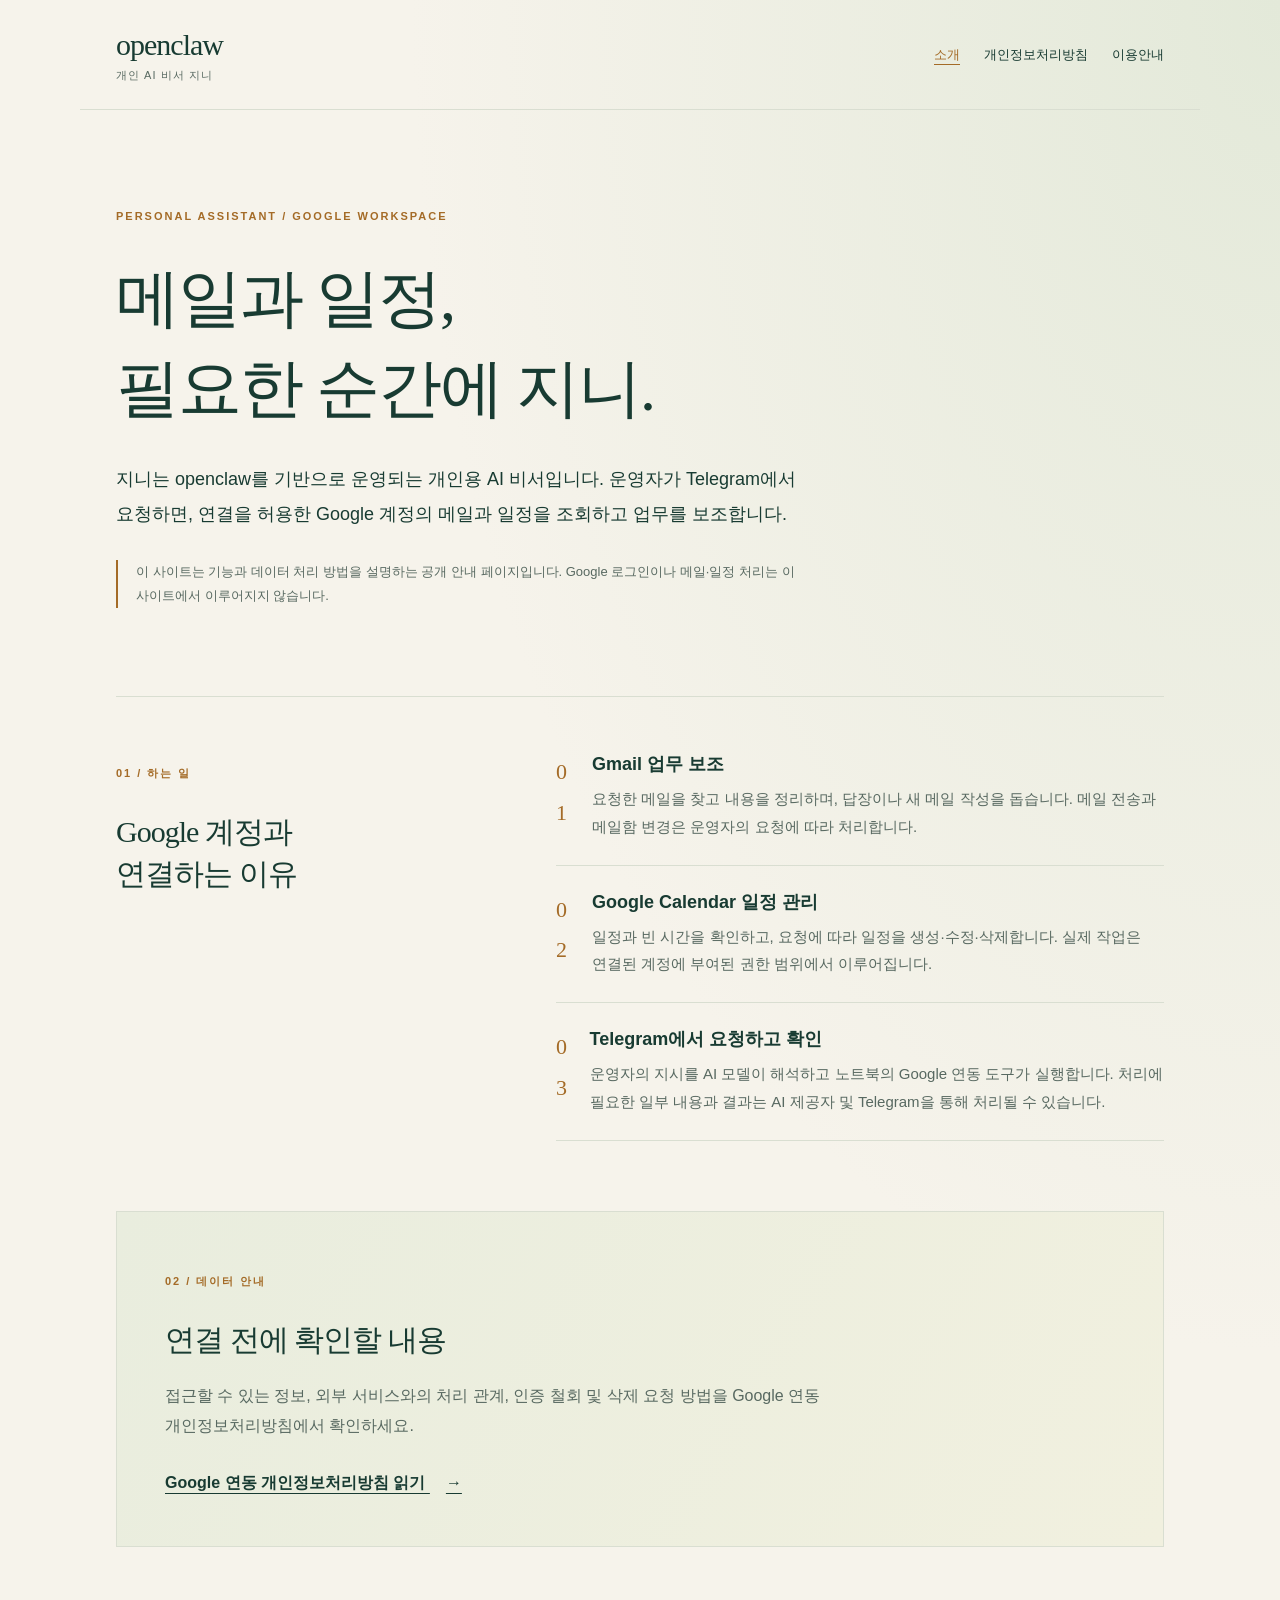
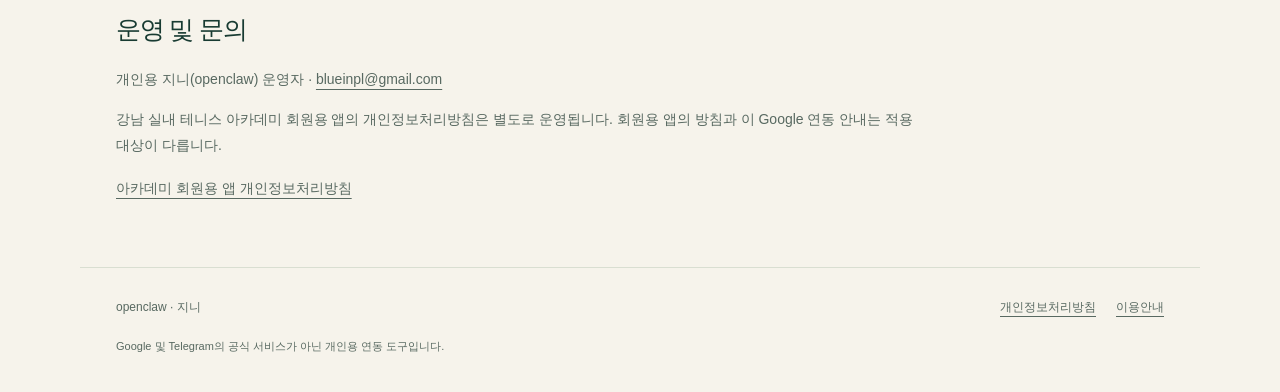
<file: index.html>
<!doctype html>
<html lang="ko">
<head>
  <meta charset="utf-8">
  <meta name="viewport" content="width=device-width,initial-scale=1">
  <meta name="google-site-verification" content="vgM-mUabjKJL0pKXReRP-FM4B8dgS5BOOApbOLulw5o">
  <meta name="description" content="개인 AI 비서 지니(openclaw)의 기능과 Google 계정 연결 안내입니다.">
  <title>openclaw · 개인 AI 비서 지니</title>
  <link rel="stylesheet" href="style.css">
</head>
<body>
  <a class="skip" href="#main">본문으로 이동</a>
  <header><a class="brand" href="./">openclaw<span>개인 AI 비서 지니</span></a><nav aria-label="주 메뉴"><a aria-current="page" href="./">소개</a><a href="privacy.html">개인정보처리방침</a><a href="terms.html">이용안내</a></nav></header>
  <main id="main">
    <section class="hero">
      <p class="eyebrow">PERSONAL ASSISTANT / GOOGLE WORKSPACE</p>
      <h1>메일과 일정,<br>필요한 순간에 지니.</h1>
      <p class="lead">지니는 openclaw를 기반으로 운영되는 개인용 AI 비서입니다. 운영자가 Telegram에서 요청하면, 연결을 허용한 Google 계정의 메일과 일정을 조회하고 업무를 보조합니다.</p>
      <p class="notice">이 사이트는 기능과 데이터 처리 방법을 설명하는 공개 안내 페이지입니다. Google 로그인이나 메일·일정 처리는 이 사이트에서 이루어지지 않습니다.</p>
    </section>
    <section class="split" aria-labelledby="functions">
      <div><p class="eyebrow">01 / 하는 일</p><h2 id="functions">Google 계정과<br>연결하는 이유</h2></div>
      <div class="details">
        <article><span class="number">01</span><div><h3>Gmail 업무 보조</h3><p>요청한 메일을 찾고 내용을 정리하며, 답장이나 새 메일 작성을 돕습니다. 메일 전송과 메일함 변경은 운영자의 요청에 따라 처리합니다.</p></div></article>
        <article><span class="number">02</span><div><h3>Google Calendar 일정 관리</h3><p>일정과 빈 시간을 확인하고, 요청에 따라 일정을 생성·수정·삭제합니다. 실제 작업은 연결된 계정에 부여된 권한 범위에서 이루어집니다.</p></div></article>
        <article><span class="number">03</span><div><h3>Telegram에서 요청하고 확인</h3><p>운영자의 지시를 AI 모델이 해석하고 노트북의 Google 연동 도구가 실행합니다. 처리에 필요한 일부 내용과 결과는 AI 제공자 및 Telegram을 통해 처리될 수 있습니다.</p></div></article>
      </div>
    </section>
    <section class="policy-note"><p class="eyebrow">02 / 데이터 안내</p><h2>연결 전에 확인할 내용</h2><p>접근할 수 있는 정보, 외부 서비스와의 처리 관계, 인증 철회 및 삭제 요청 방법을 Google 연동 개인정보처리방침에서 확인하세요.</p><a class="text-link" href="privacy.html">Google 연동 개인정보처리방침 읽기 <span aria-hidden="true">→</span></a></section>
    <section class="contact"><h2>운영 및 문의</h2><p>개인용 지니(openclaw) 운영자 · <a href="mailto:blueinpl@gmail.com">blueinpl@gmail.com</a></p><p>강남 실내 테니스 아카데미 회원용 앱의 개인정보처리방침은 별도로 운영됩니다. 회원용 앱의 방침과 이 Google 연동 안내는 적용 대상이 다릅니다.</p><a href="https://sites.google.com/view/gangnam-tennis-policy/%ED%99%88">아카데미 회원용 앱 개인정보처리방침</a></section>
  </main>
  <footer><span>openclaw · 지니</span><div><a href="privacy.html">개인정보처리방침</a><a href="terms.html">이용안내</a></div><small>Google 및 Telegram의 공식 서비스가 아닌 개인용 연동 도구입니다.</small></footer>
</body>
</html>
</file>
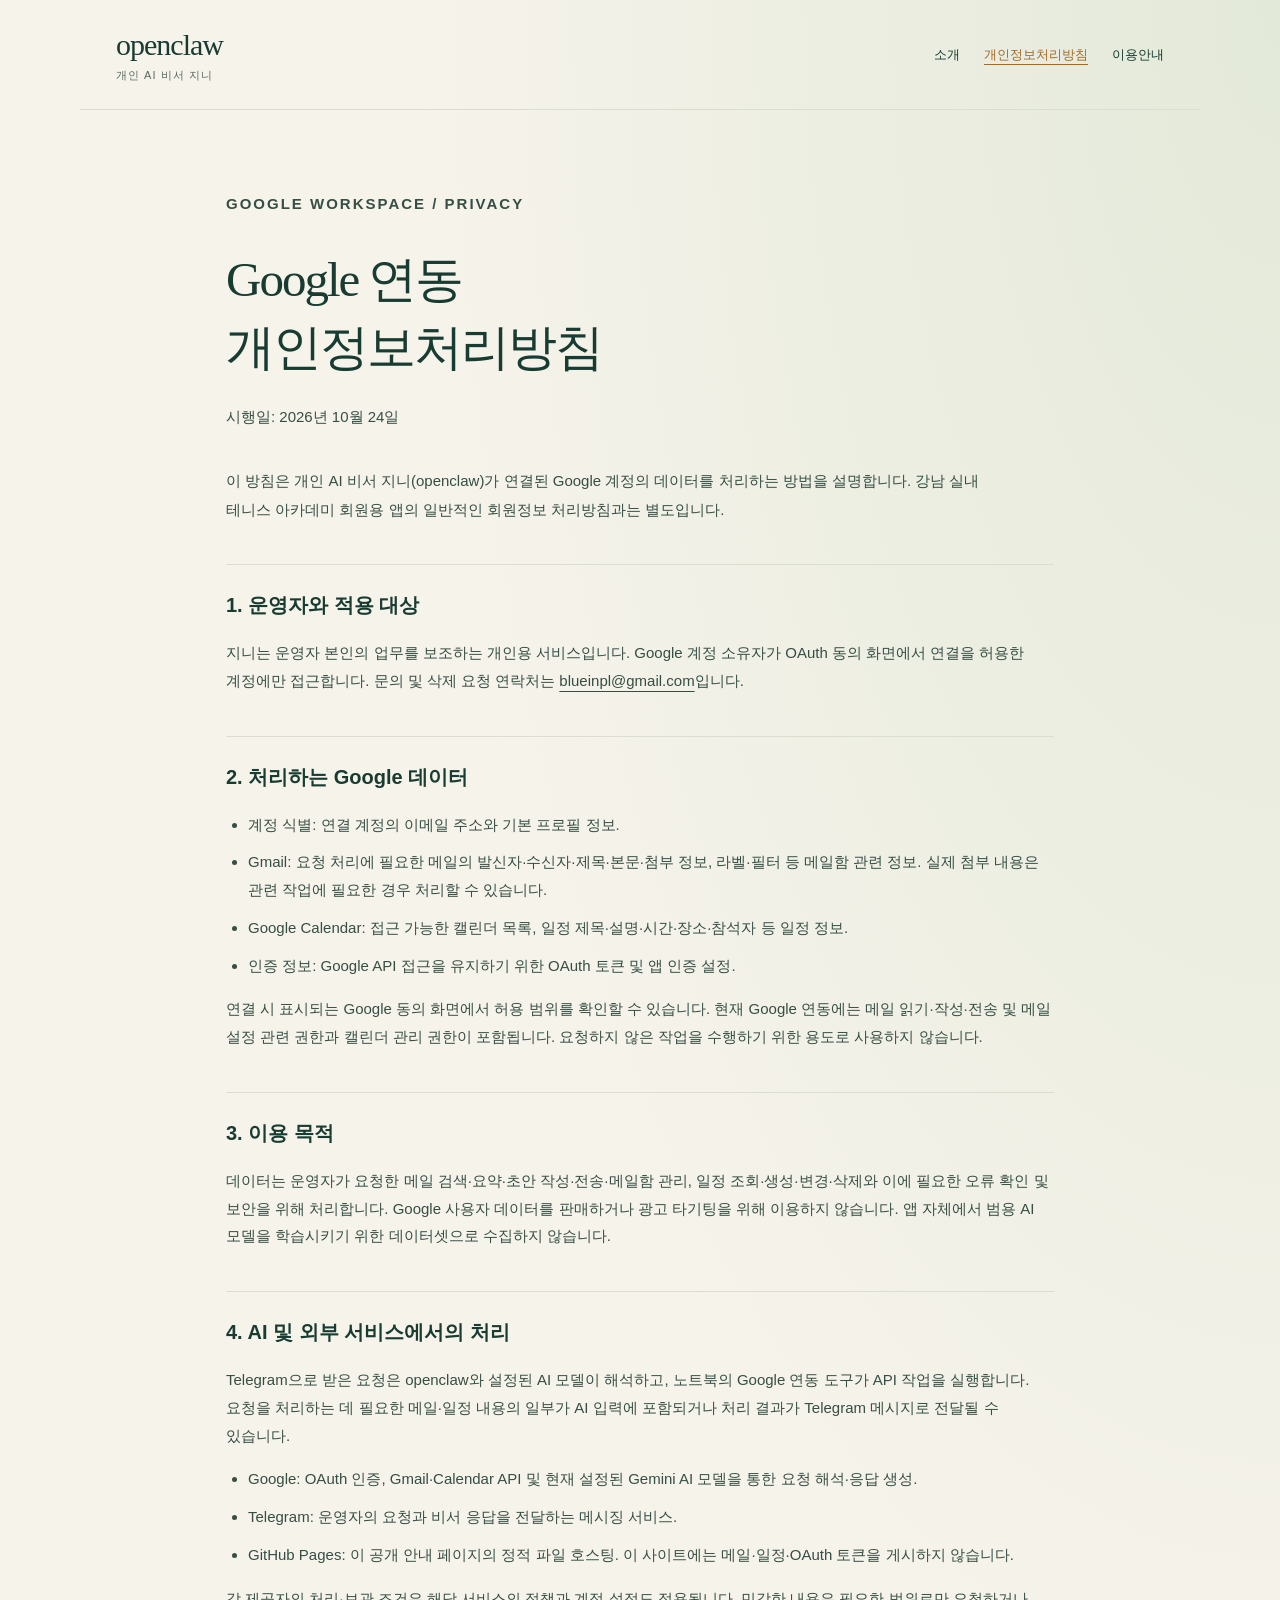
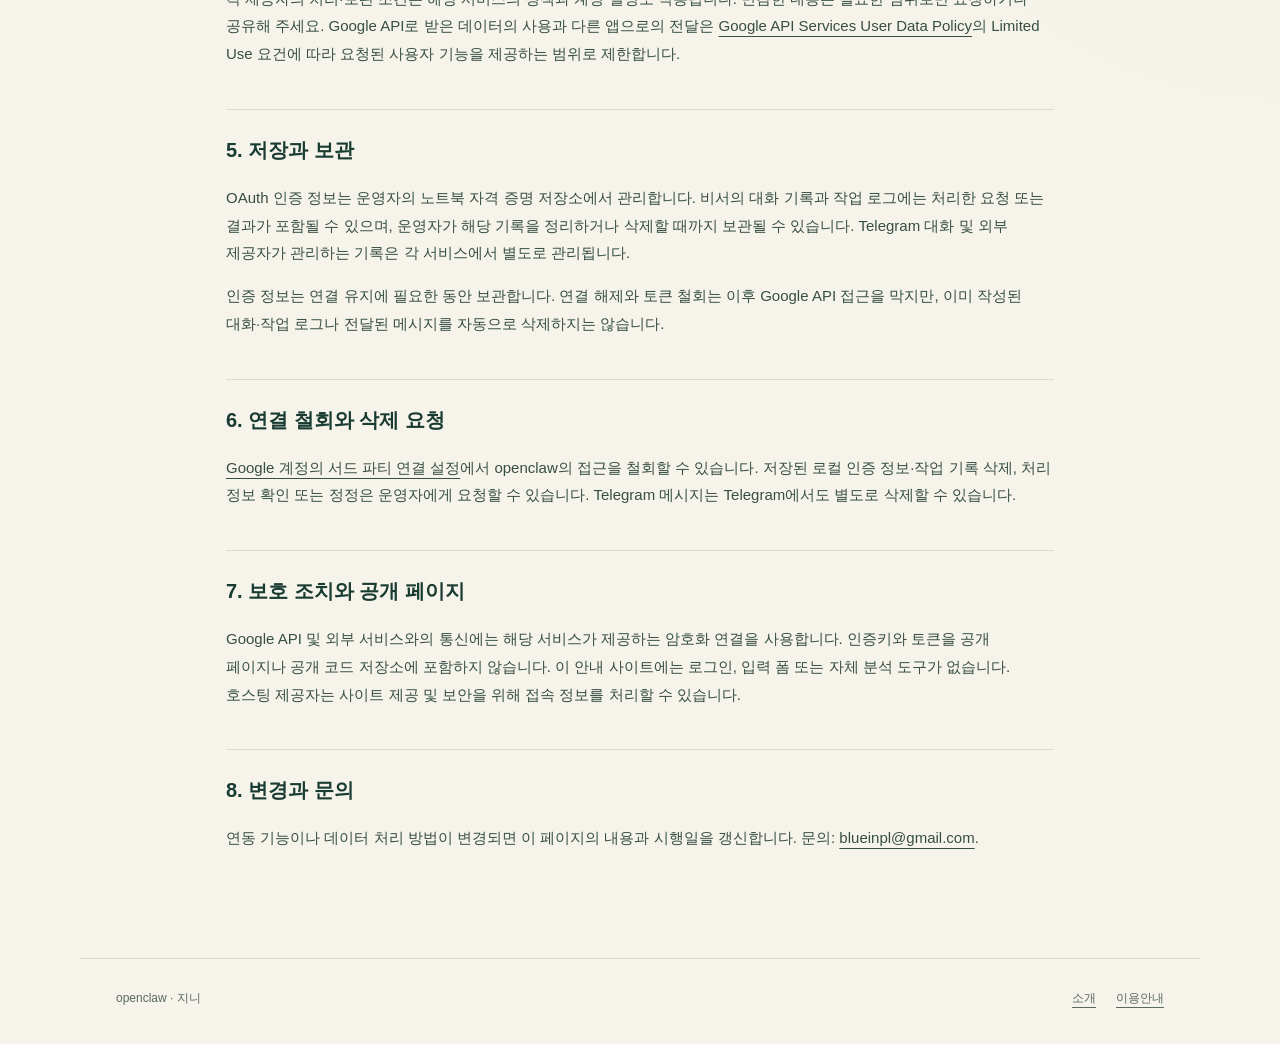
<file: privacy.html>
<!doctype html>
<html lang="ko">
<head>
  <meta charset="utf-8">
  <meta name="viewport" content="width=device-width,initial-scale=1">
  <meta name="description" content="개인 AI 비서 지니(openclaw)의 Gmail·Google Calendar 연동 데이터 처리방침입니다.">
  <title>Google 연동 개인정보처리방침 · openclaw</title>
  <link rel="stylesheet" href="style.css">
</head>
<body>
  <a class="skip" href="#main">본문으로 이동</a>
  <header><a class="brand" href="./">openclaw<span>개인 AI 비서 지니</span></a><nav aria-label="주 메뉴"><a href="./">소개</a><a aria-current="page" href="privacy.html">개인정보처리방침</a><a href="terms.html">이용안내</a></nav></header>
  <main id="main" class="document">
    <p class="eyebrow">GOOGLE WORKSPACE / PRIVACY</p>
    <h1>Google 연동<br>개인정보처리방침</h1>
    <p class="date">시행일: 2026년 10월 24일</p>
    <p class="lead">이 방침은 개인 AI 비서 지니(openclaw)가 연결된 Google 계정의 데이터를 처리하는 방법을 설명합니다. 강남 실내 테니스 아카데미 회원용 앱의 일반적인 회원정보 처리방침과는 별도입니다.</p>
    <section><h2>1. 운영자와 적용 대상</h2><p>지니는 운영자 본인의 업무를 보조하는 개인용 서비스입니다. Google 계정 소유자가 OAuth 동의 화면에서 연결을 허용한 계정에만 접근합니다. 문의 및 삭제 요청 연락처는 <a href="mailto:blueinpl@gmail.com">blueinpl@gmail.com</a>입니다.</p></section>
    <section><h2>2. 처리하는 Google 데이터</h2><ul><li>계정 식별: 연결 계정의 이메일 주소와 기본 프로필 정보.</li><li>Gmail: 요청 처리에 필요한 메일의 발신자·수신자·제목·본문·첨부 정보, 라벨·필터 등 메일함 관련 정보. 실제 첨부 내용은 관련 작업에 필요한 경우 처리할 수 있습니다.</li><li>Google Calendar: 접근 가능한 캘린더 목록, 일정 제목·설명·시간·장소·참석자 등 일정 정보.</li><li>인증 정보: Google API 접근을 유지하기 위한 OAuth 토큰 및 앱 인증 설정.</li></ul><p>연결 시 표시되는 Google 동의 화면에서 허용 범위를 확인할 수 있습니다. 현재 Google 연동에는 메일 읽기·작성·전송 및 메일 설정 관련 권한과 캘린더 관리 권한이 포함됩니다. 요청하지 않은 작업을 수행하기 위한 용도로 사용하지 않습니다.</p></section>
    <section><h2>3. 이용 목적</h2><p>데이터는 운영자가 요청한 메일 검색·요약·초안 작성·전송·메일함 관리, 일정 조회·생성·변경·삭제와 이에 필요한 오류 확인 및 보안을 위해 처리합니다. Google 사용자 데이터를 판매하거나 광고 타기팅을 위해 이용하지 않습니다. 앱 자체에서 범용 AI 모델을 학습시키기 위한 데이터셋으로 수집하지 않습니다.</p></section>
    <section><h2>4. AI 및 외부 서비스에서의 처리</h2><p>Telegram으로 받은 요청은 openclaw와 설정된 AI 모델이 해석하고, 노트북의 Google 연동 도구가 API 작업을 실행합니다. 요청을 처리하는 데 필요한 메일·일정 내용의 일부가 AI 입력에 포함되거나 처리 결과가 Telegram 메시지로 전달될 수 있습니다.</p><ul><li>Google: OAuth 인증, Gmail·Calendar API 및 현재 설정된 Gemini AI 모델을 통한 요청 해석·응답 생성.</li><li>Telegram: 운영자의 요청과 비서 응답을 전달하는 메시징 서비스.</li><li>GitHub Pages: 이 공개 안내 페이지의 정적 파일 호스팅. 이 사이트에는 메일·일정·OAuth 토큰을 게시하지 않습니다.</li></ul><p>각 제공자의 처리·보관 조건은 해당 서비스의 정책과 계정 설정도 적용됩니다. 민감한 내용은 필요한 범위로만 요청하거나 공유해 주세요. Google API로 받은 데이터의 사용과 다른 앱으로의 전달은 <a href="https://developers.google.com/terms/api-services-user-data-policy">Google API Services User Data Policy</a>의 Limited Use 요건에 따라 요청된 사용자 기능을 제공하는 범위로 제한합니다.</p></section>
    <section><h2>5. 저장과 보관</h2><p>OAuth 인증 정보는 운영자의 노트북 자격 증명 저장소에서 관리합니다. 비서의 대화 기록과 작업 로그에는 처리한 요청 또는 결과가 포함될 수 있으며, 운영자가 해당 기록을 정리하거나 삭제할 때까지 보관될 수 있습니다. Telegram 대화 및 외부 제공자가 관리하는 기록은 각 서비스에서 별도로 관리됩니다.</p><p>인증 정보는 연결 유지에 필요한 동안 보관합니다. 연결 해제와 토큰 철회는 이후 Google API 접근을 막지만, 이미 작성된 대화·작업 로그나 전달된 메시지를 자동으로 삭제하지는 않습니다.</p></section>
    <section><h2>6. 연결 철회와 삭제 요청</h2><p><a href="https://myaccount.google.com/connections">Google 계정의 서드 파티 연결 설정</a>에서 openclaw의 접근을 철회할 수 있습니다. 저장된 로컬 인증 정보·작업 기록 삭제, 처리 정보 확인 또는 정정은 운영자에게 요청할 수 있습니다. Telegram 메시지는 Telegram에서도 별도로 삭제할 수 있습니다.</p></section>
    <section><h2>7. 보호 조치와 공개 페이지</h2><p>Google API 및 외부 서비스와의 통신에는 해당 서비스가 제공하는 암호화 연결을 사용합니다. 인증키와 토큰을 공개 페이지나 공개 코드 저장소에 포함하지 않습니다. 이 안내 사이트에는 로그인, 입력 폼 또는 자체 분석 도구가 없습니다. 호스팅 제공자는 사이트 제공 및 보안을 위해 접속 정보를 처리할 수 있습니다.</p></section>
    <section><h2>8. 변경과 문의</h2><p>연동 기능이나 데이터 처리 방법이 변경되면 이 페이지의 내용과 시행일을 갱신합니다. 문의: <a href="mailto:blueinpl@gmail.com">blueinpl@gmail.com</a>.</p></section>
  </main>
  <footer><span>openclaw · 지니</span><div><a href="./">소개</a><a href="terms.html">이용안내</a></div></footer>
</body>
</html>
</file>
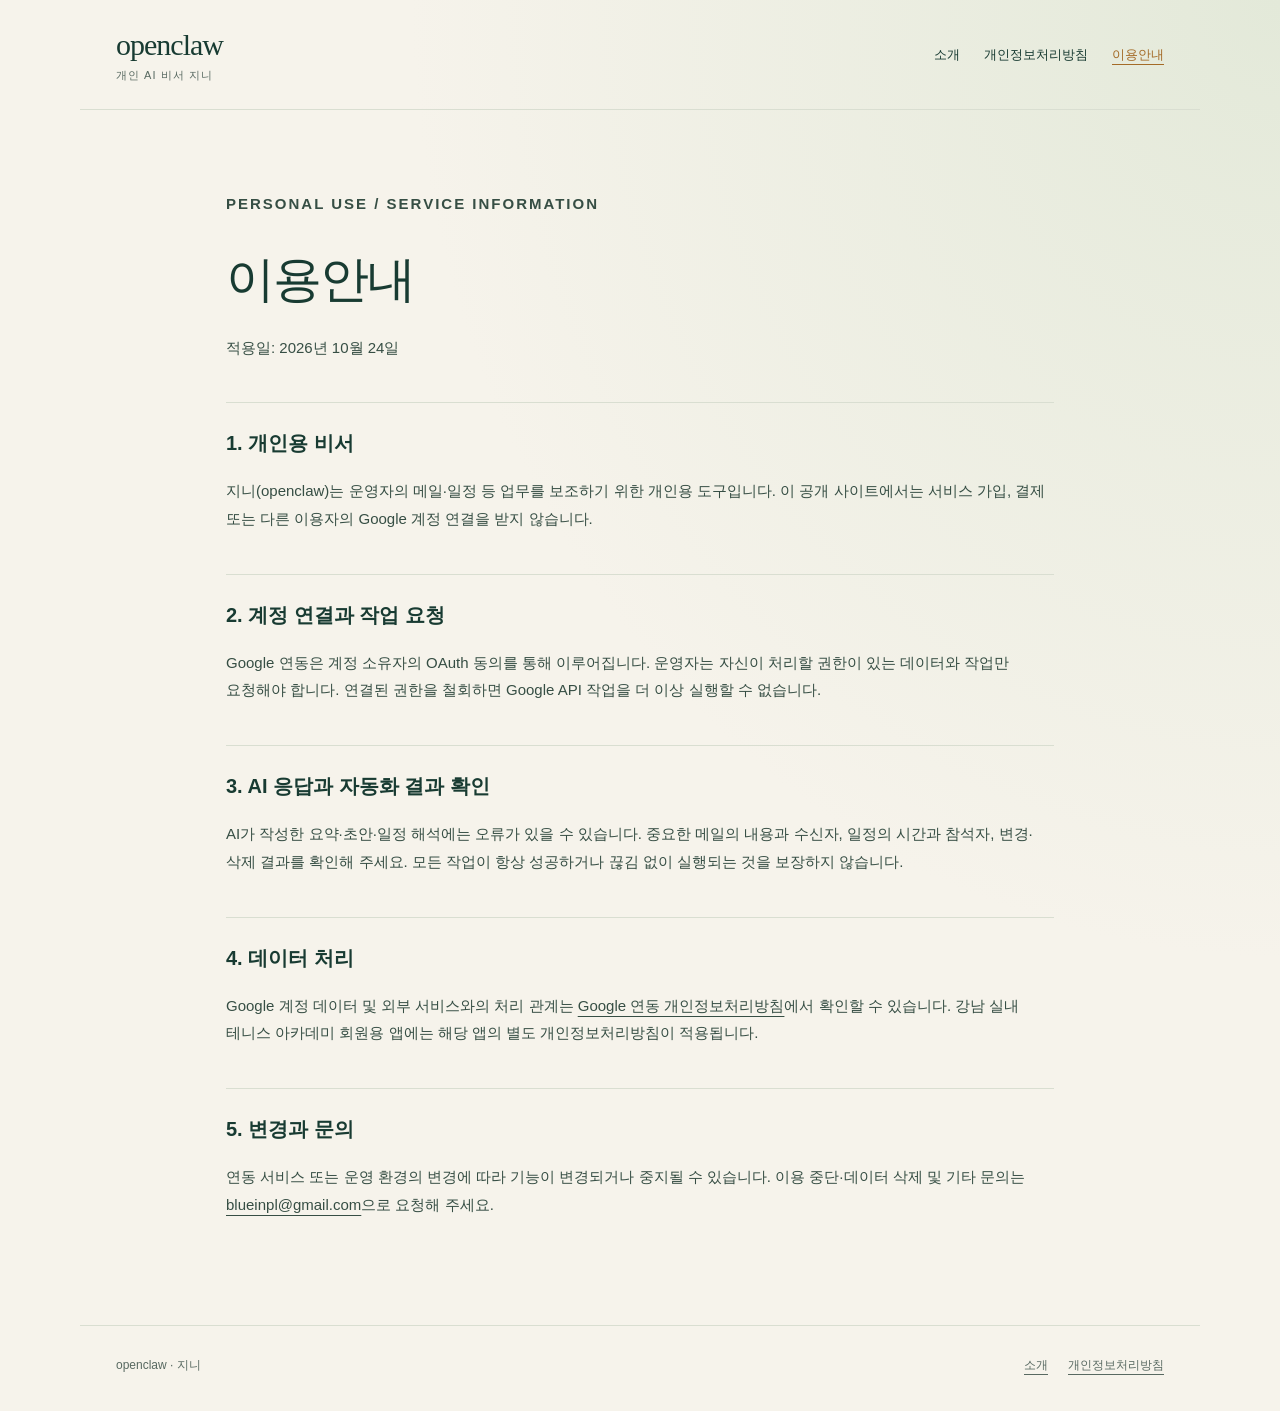
<file: terms.html>
<!doctype html>
<html lang="ko">
<head>
  <meta charset="utf-8">
  <meta name="viewport" content="width=device-width,initial-scale=1">
  <meta name="description" content="개인 AI 비서 지니(openclaw)의 이용 대상과 Google 계정 연결 안내입니다.">
  <title>이용안내 · openclaw</title>
  <link rel="stylesheet" href="style.css">
</head>
<body>
  <a class="skip" href="#main">본문으로 이동</a>
  <header><a class="brand" href="./">openclaw<span>개인 AI 비서 지니</span></a><nav aria-label="주 메뉴"><a href="./">소개</a><a href="privacy.html">개인정보처리방침</a><a aria-current="page" href="terms.html">이용안내</a></nav></header>
  <main id="main" class="document">
    <p class="eyebrow">PERSONAL USE / SERVICE INFORMATION</p><h1>이용안내</h1><p class="date">적용일: 2026년 10월 24일</p>
    <section><h2>1. 개인용 비서</h2><p>지니(openclaw)는 운영자의 메일·일정 등 업무를 보조하기 위한 개인용 도구입니다. 이 공개 사이트에서는 서비스 가입, 결제 또는 다른 이용자의 Google 계정 연결을 받지 않습니다.</p></section>
    <section><h2>2. 계정 연결과 작업 요청</h2><p>Google 연동은 계정 소유자의 OAuth 동의를 통해 이루어집니다. 운영자는 자신이 처리할 권한이 있는 데이터와 작업만 요청해야 합니다. 연결된 권한을 철회하면 Google API 작업을 더 이상 실행할 수 없습니다.</p></section>
    <section><h2>3. AI 응답과 자동화 결과 확인</h2><p>AI가 작성한 요약·초안·일정 해석에는 오류가 있을 수 있습니다. 중요한 메일의 내용과 수신자, 일정의 시간과 참석자, 변경·삭제 결과를 확인해 주세요. 모든 작업이 항상 성공하거나 끊김 없이 실행되는 것을 보장하지 않습니다.</p></section>
    <section><h2>4. 데이터 처리</h2><p>Google 계정 데이터 및 외부 서비스와의 처리 관계는 <a href="privacy.html">Google 연동 개인정보처리방침</a>에서 확인할 수 있습니다. 강남 실내 테니스 아카데미 회원용 앱에는 해당 앱의 별도 개인정보처리방침이 적용됩니다.</p></section>
    <section><h2>5. 변경과 문의</h2><p>연동 서비스 또는 운영 환경의 변경에 따라 기능이 변경되거나 중지될 수 있습니다. 이용 중단·데이터 삭제 및 기타 문의는 <a href="mailto:blueinpl@gmail.com">blueinpl@gmail.com</a>으로 요청해 주세요.</p></section>
  </main>
  <footer><span>openclaw · 지니</span><div><a href="./">소개</a><a href="privacy.html">개인정보처리방침</a></div></footer>
</body>
</html>
</file>
<file: style.css>
:root{--paper:#f6f3eb;--ink:#183b32;--muted:#586961;--line:#d9ded1;--gold:#a46b27;--panel:#e9edde;--serif:Georgia,"Batang","Noto Serif KR",serif;--sans:"Malgun Gothic","Apple SD Gothic Neo",sans-serif}
*{box-sizing:border-box}html{scroll-behavior:smooth}body{margin:0;color:var(--ink);background:radial-gradient(ellipse at 100% 0,#e3e9d9,transparent 48%),var(--paper);font-family:var(--sans);font-size:16px;line-height:1.85;word-break:keep-all;overflow-wrap:anywhere}a{color:inherit;text-underline-offset:5px}a:focus-visible{outline:3px solid var(--gold);outline-offset:5px}.skip{position:absolute;top:-100px;left:1rem;padding:.5rem;background:var(--ink);color:white;z-index:2}.skip:focus{top:1rem}header,main,footer{max-width:1120px;margin:auto;padding-left:36px;padding-right:36px}header{display:flex;justify-content:space-between;align-items:center;gap:24px;padding-top:30px;padding-bottom:28px;border-bottom:1px solid var(--line)}.brand{font-family:var(--serif);font-size:30px;line-height:1;text-decoration:none;letter-spacing:-1px}.brand span{display:block;margin-top:10px;font-family:var(--sans);font-size:11px;letter-spacing:1px;color:var(--muted)}nav{display:flex;flex-wrap:wrap;gap:24px;font-size:13px}nav a{text-decoration:none}nav a[aria-current]{color:var(--gold);text-decoration:underline}.hero{padding:85px 0 75px;max-width:850px}.eyebrow{font-size:11px;color:var(--gold);letter-spacing:2px;font-weight:bold;margin-bottom:28px}h1,h2,h3{line-height:1.4}h1{font-family:var(--serif);font-weight:500;font-size:clamp(36px,5vw,66px);letter-spacing:-2px;margin:0 0 28px}h2{font-family:var(--serif);font-weight:500;font-size:30px;letter-spacing:-1px;margin:0 0 20px}h3{font-size:18px;margin:0 0 8px}.lead{font-size:18px;line-height:1.95;max-width:760px}.notice{border-left:2px solid var(--gold);padding-left:18px;color:var(--muted);font-size:13px;margin-top:28px;max-width:710px}.split{display:grid;grid-template-columns:1fr 1.6fr;gap:60px;padding:55px 0 70px;border-top:1px solid var(--line)}.details article{display:flex;gap:22px;padding:24px 0;border-bottom:1px solid var(--line)}.details article:first-child{padding-top:0}.details p{margin:0;color:var(--muted);font-size:15px}.number{color:var(--gold);font-family:var(--serif);font-size:22px}.policy-note{padding:48px;background:linear-gradient(120deg,var(--panel),#f1f0df);border:1px solid var(--line);position:relative}.policy-note p:not(.eyebrow){max-width:680px;color:var(--muted)}.text-link{display:inline-block;font-weight:bold;margin-top:12px}.text-link span{margin-left:16px}.contact{padding:65px 0;max-width:800px}.contact h2{font-size:25px}.contact p,.contact>a{font-size:14px;color:var(--muted)}footer{display:flex;flex-wrap:wrap;justify-content:space-between;gap:18px;border-top:1px solid var(--line);padding-top:28px;padding-bottom:35px;font-size:12px;color:var(--muted)}footer div{display:flex;gap:20px}footer small{width:100%;font-size:11px}.document{max-width:900px;padding-top:65px;padding-bottom:65px}.document h1{font-size:clamp(32px,4.5vw,49px)}.date{font-size:12px;color:var(--muted);margin-top:-8px;margin-bottom:35px}.document section{padding:26px 0;border-top:1px solid var(--line)}.document section:first-of-type{margin-top:40px}.document h2{font-family:var(--sans);font-size:20px;font-weight:bold;letter-spacing:0}.document p,.document li{font-size:15px;color:#364e44}.document ul{padding-left:22px}.document li+li{margin-top:10px}@media(max-width:700px){header,main,footer{padding-left:22px;padding-right:22px}header{align-items:flex-start;flex-direction:column;padding-top:23px;padding-bottom:23px}nav{gap:18px;font-size:12px}.hero{padding:55px 0}.split{grid-template-columns:1fr;gap:25px;padding:38px 0}.split h2 br{display:none}.policy-note{padding:28px 23px}.lead{font-size:16px}.document{padding-top:45px}.eyebrow{font-size:10px;letter-spacing:1px}.document section{padding:20px 0}h1{letter-spacing:-1px}h2{font-size:27px}footer{padding-top:23px;padding-bottom:28px}}@media(prefers-reduced-motion:no-preference){.hero{animation:appear .65s ease-out}@keyframes appear{from{opacity:0;transform:translateY(9px)}to{opacity:1;transform:translateY(0)}}}
</file>
